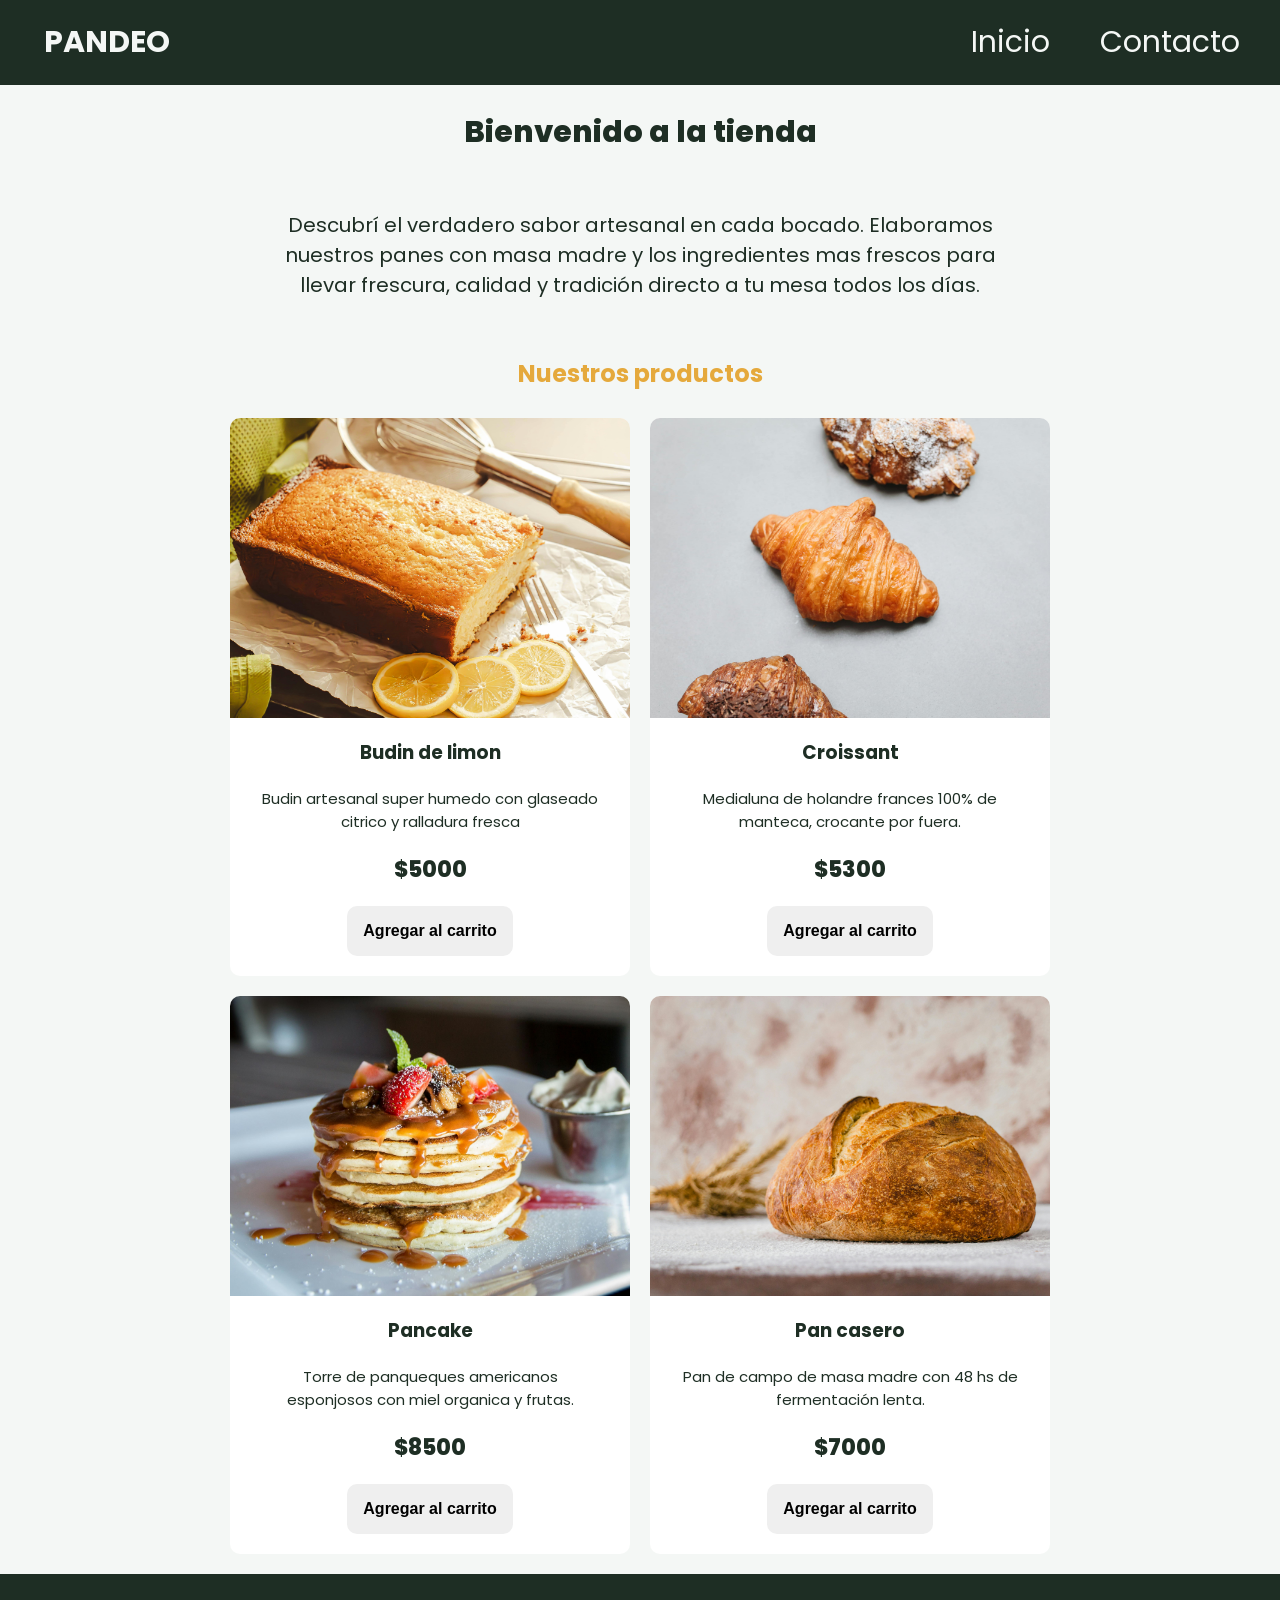
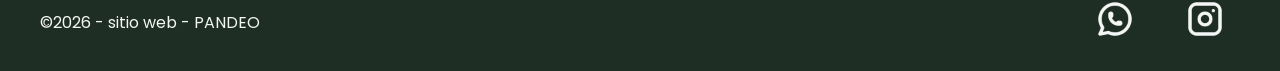
<file: index.html>
<!doctype html>
<html lang="en">
  <head>
    <meta charset="UTF-8" />
    <meta name="viewport" content="width=device-width, initial-scale=1.0" />
    <!--google fonts  -->
    <link
      href="https://fonts.googleapis.com/css2?family=Poppins:ital,wght@0,100;0,400;0,600;0,700;0,800;1,100;1,400;1,600;1,700&display=swap"
      rel="stylesheet"
    />
    <!-- css externo -->
    <link rel="stylesheet" href="./css/styles.css" />
    <title>Tienda</title>
  </head>
  <body>
    <!-- ----------------------------------------------------------------------- -->
    <!--                                 header                                  -->
    <!-- ----------------------------------------------------------------------- -->
    <header>
      <!-- logo -->
      <div class="div-logo">
        <a class="logo" href="./index.html">PANDEO</a>
      </div>

      <!-- navegacion -->
      <nav class="header-nav">
        <ul>
          <li><a href="./index.html">Inicio</a></li>
          <li><a href="./pages/contacto.html">Contacto</a></li>
        </ul>
      </nav>
    </header>

    <!-- ----------------------------------------------------------------------- -->
    <!--                                  main                                   -->
    <!-- ----------------------------------------------------------------------- -->
    <main>
      <section class="inicio">
        <h1>Bienvenido a la tienda</h1>
        <p class="parrafo">
          Descubrí el verdadero sabor artesanal en cada bocado. Elaboramos
          nuestros panes con masa madre y los ingredientes mas frescos para
          llevar frescura, calidad y tradición directo a tu mesa todos los días.
        </p>
      </section>

      <section>
        <h2 class="titulo-productos text-secondary">Nuestros productos</h2>

        <!-- ----------------------- contenedor de tarjetas ------------------------ -->
        <div class="contenedor-tarjetas">
          <!-- articulo 1 -->
          <article class="card">
            <img src="./img/budin.jpg" alt="imagen de budin" width="300" />
            <h3>Budin de limon</h3>
            <p>
              Budin artesanal super humedo con glaseado citrico y ralladura
              fresca
            </p>
            <p class="precio">$5000</p>
            <button type="button" class="btn">Agregar al carrito</button>
          </article>

          <!-- articulo 2 -->
          <article class="card">
            <img
              src="./img/croissant.jpg"
              alt="imagen de croissant"
              width="300"
            />
            <h3>Croissant</h3>
            <p>
              Medialuna de holandre frances 100% de manteca, crocante por fuera.
            </p>
            <p class="precio">$5300</p>
            <button type="button" class="btn">Agregar al carrito</button>
          </article>

          <!-- articulo 3 -->
          <article class="card">
            <img
              src="./img/pancakes.jpg"
              alt="imagen de pancakes"
              width="300"
            />
            <h3>Pancake</h3>
            <p>
              Torre de panqueques americanos esponjosos con miel organica y
              frutas.
            </p>
            <p class="precio">$8500</p>
            <button type="button" class="btn">Agregar al carrito</button>
          </article>

          <!-- articulo 4 -->
          <article class="card">
            <img src="./img/pan.jpg" alt="imagen de pan casero" width="300" />
            <h3>Pan casero</h3>
            <p>Pan de campo de masa madre con 48 hs de fermentación lenta.</p>
            <p class="precio">$7000</p>
            <button type="button" class="btn">Agregar al carrito</button>
          </article>
        </div>
      </section>
    </main>

    <!-- ----------------------------------------------------------------------- -->
    <!--                                 footer                                  -->
    <!-- ----------------------------------------------------------------------- -->
    <footer>
      <p>&copy;2026 - sitio web - PANDEO</p>
      <nav>
        <ul class="footer-list">
          <li><img src="./img/whatsapp.png" alt="logo-whattsapp" /></li>
          <li><img src="./img/instagram.png" alt="logo-instagram" /></li>
        </ul>
      </nav>
    </footer>
  </body>
</html>
</file>
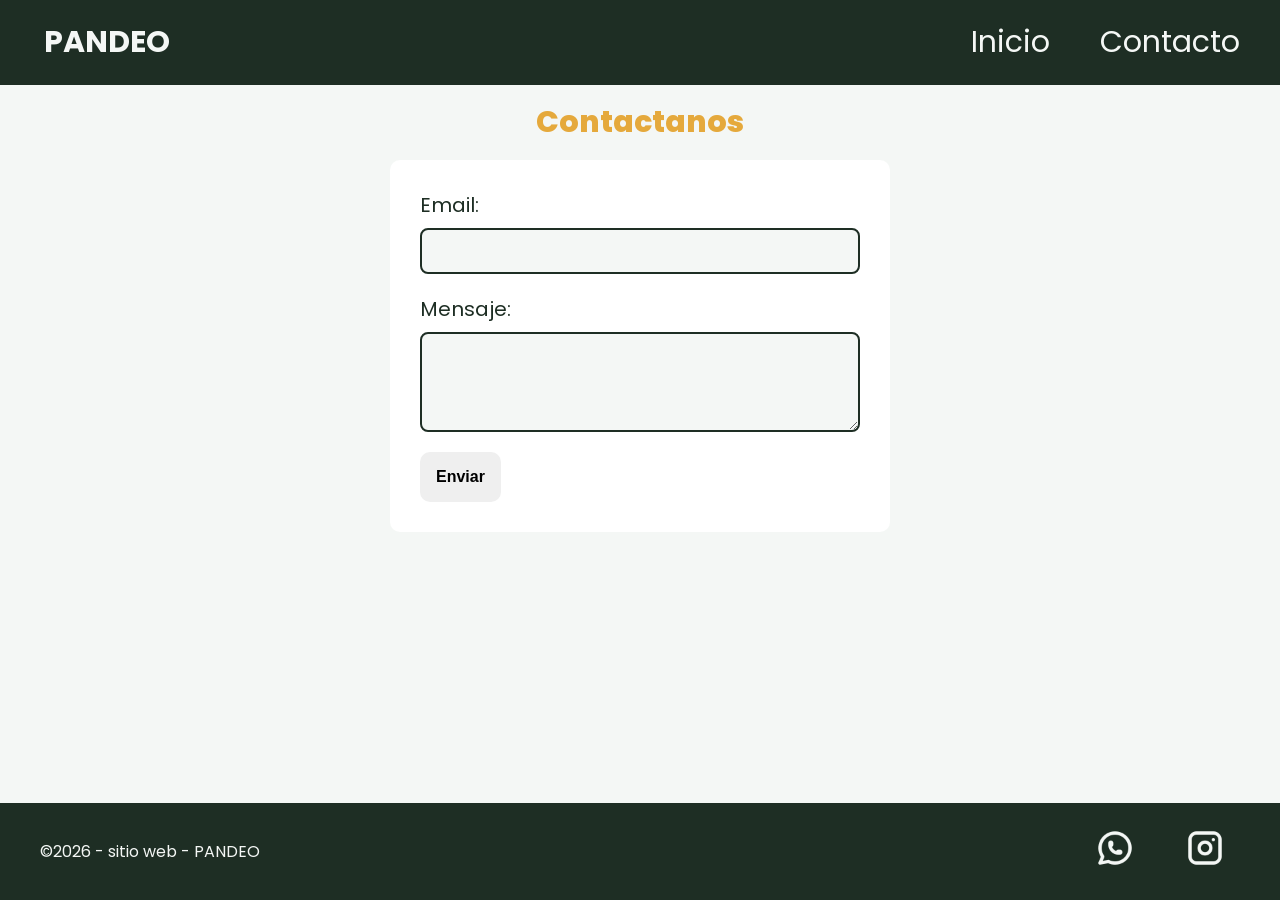
<file: pages/contacto.html>
<!doctype html>
<html lang="en">
  <head>
    <meta charset="UTF-8" />
    <meta name="viewport" content="width=device-width, initial-scale=1.0" />
    <!-- google fonts -->
    <link
      href="https://fonts.googleapis.com/css2?family=Poppins:ital,wght@0,100;0,400;0,600;0,700;0,800;1,100;1,400;1,600;1,700&display=swap"
      rel="stylesheet"
    />
    <!-- link externo css -->
    <link rel="stylesheet" href="../css/styles.css" />
    <title>Contacto</title>
  </head>
  <body>
    <!-- ----------------------------------------------------------------------- -->
    <!--                                 header                                  -->
    <!-- ----------------------------------------------------------------------- -->
    <header>
      <!-- logo -->
      <div class="div-logo">
        <a class="logo" href="../index.html">PANDEO</a>
      </div>

      <!-- navegacion -->
      <nav class="header-nav">
        <ul>
          <li><a href="../index.html">Inicio</a></li>
          <li><a href="./contacto.html">Contacto</a></li>
        </ul>
      </nav>
    </header>

    <!-- ----------------------------------------------------------------------- -->
    <!--                                  main                                   -->
    <!-- ----------------------------------------------------------------------- -->
    <main>
      <section class="contacto">
        <h1 class="titulo-contacto text-secondary">Contactanos</h1>

        <!-- ----------------------------- formulario ------------------------------ -->
        <form action="./respuesta.html" method="get" class="form-contacto">
          <!-- email -->
          <div class="grupo-input">
            <label for="email">Email:</label>
            <input type="email" name="email" id="email" required />
          </div>

          <!-- text area -->
          <div class="grupo-input">
            <label for="mensaje">Mensaje:</label>
            <textarea name="mensaje" id="mensaje" required></textarea>
          </div>

          <!-- button -->
          <button type="submit" class="btn">Enviar</button>
        </form>
      </section>
    </main>

    <!-- ----------------------------------------------------------------------- -->
    <!--                                 footer                                  -->
    <!-- ----------------------------------------------------------------------- -->
    <footer>
      <p>&copy;2026 - sitio web - PANDEO</p>
      <nav>
        <ul class="footer-list">
          <li><img src="../img/whatsapp.png" alt="logo-whattsapp" /></li>
          <li><img src="../img/instagram.png" alt="logo-instagram" /></li>
        </ul>
      </nav>
    </footer>
  </body>
</html>
</file>
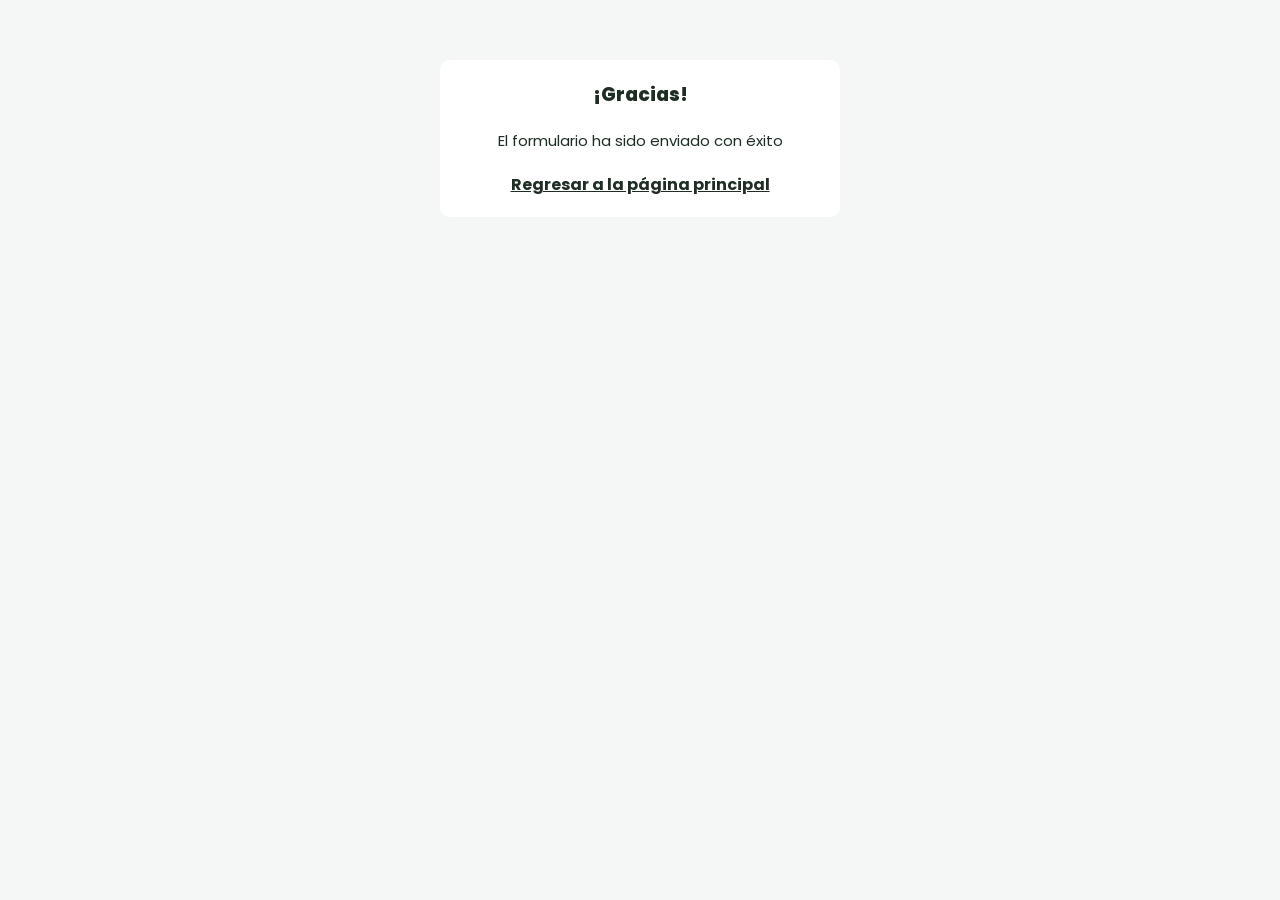
<file: pages/respuesta.html>
<!doctype html>
<html lang="en">
  <head>
    <meta charset="UTF-8" />
    <meta name="viewport" content="width=device-width, initial-scale=1.0" />
    <!-- google fonts -->
    <link
      href="https://fonts.googleapis.com/css2?family=Poppins:ital,wght@0,100;0,400;0,600;0,700;0,800;1,100;1,400;1,600;1,700&display=swap"
      rel="stylesheet"
    />
    <!-- link css externo -->
    <link rel="stylesheet" href="../css/styles.css" />
    <title>Respuesta</title>
  </head>
  <body>
    <main>
      <section class="respuesta">
        <div class="contenedor-tarjetas">
          <!-- tarjeta respuesta -->
          <article class="card">
            <h3>¡Gracias!</h3>
            <p>El formulario ha sido enviado con éxito</p>
            <div class="div-volver">
              <a href="../index.html" class="volver"
                >Regresar a la página principal</a
              >
            </div>
          </article>
        </div>
      </section>
    </main>
  </body>
</html>
</file>
<file: css/styles.css>
/* reset */
* {
  margin: 0;
  padding: 0;
  box-sizing: border-box;
}

html {
  font-size: 62.5%;
}

body {
  color: #1e2e24;
  background-color: #f4f7f5;

  font-family: "Poppins", sans-serif;
  font-size: 1.6rem;

  display: flex;
  flex-direction: column;

  min-height: 100vh;
}

.btn {
  font-size: 1.6rem;
  font-weight: bold;

  padding: 1.6rem;

  border: none;
  border-radius: 1rem;

  cursor: pointer;
}

.btn:hover {
  background-color: #e0b45c;
}

/* --------------------------------- colores -------------------------------- */
.bg-primary {
  background-color: #f4f7f5;
}

.bg-secondary {
  background-color: #e5a93c;
}

.text-link {
  color: #f4f7f5;
}

.text-dark {
  color: #1e2e24;
}

.text-secondary {
  color: #e5a93c;
}

/* -------------------------------------------------------------------------- */
/*                                 HOME - HEADER                                */
/* -------------------------------------------------------------------------- */
header {
  background: #1e2e24;
  color: #f4f7f5;
  width: 100%;

  display: flex;
  justify-content: space-between;
  align-items: center;
}

.div-logo {
  margin-left: 2.4rem;
  font-weight: bold;
}

.logo {
  color: inherit; /* hereda color padre */
  font-size: 3rem;
  text-decoration: none;

  display: inline-block; /* comporta en bloque */
  padding: 2rem;
}

.header-nav {
  margin-right: 2rem;
}

.header-nav ul {
  list-style: none;

  display: flex;
  gap: 1rem;
}

.header-nav a {
  color: inherit;
  font-size: 3rem;
  text-decoration: none;

  display: inline-block;
  padding: 2rem;
}

/* -------------------------------------------------------------------------- */
/*                                  HOME - MAIN                                 */
/* -------------------------------------------------------------------------- */
main {
  /* background: blueviolet; */
  width: 80%;
  margin: auto;
  padding-bottom: 2rem;

  flex: 1; /* toma todo el espacio */

  display: flex;
  flex-direction: column;
  align-items: center;
}

.inicio {
  display: flex;
  justify-content: center;
  align-items: center;
  flex-wrap: wrap; /* acomoda los hijos abajo */
}

.inicio h1 {
  width: 100%;
  text-align: center;
  margin: 3rem 0;

  font-size: 3rem;
  font-weight: 800;
  line-height: 1.15; /* interlineado */
}

.parrafo {
  width: 80%;
  text-align: center;
  font-size: 2rem;
  padding: 3rem;
}

h2 {
  font-size: 2.4rem;
  font-weight: 700;
  line-height: 1.2;

  text-align: center;
  margin: 3rem 0;
}

/* --------------------------- contenedor tarjetas -------------------------- */
.contenedor-tarjetas {
  display: flex;
  justify-content: center;
  gap: 2rem;

  flex-wrap: wrap;
}

.card {
  background-color: #ffffff;
  width: 40rem;
  border-radius: 1rem;
  overflow: hidden;

  display: flex;
  flex-direction: column;
  align-items: center;
  gap: 2rem;
  padding-bottom: 2rem;
}

.card img {
  width: 100%;
  height: 30rem;
  object-fit: cover; /* redimensiona la imagen rellenar su contenedor sin deformarse */
}

.card p {
  width: 85%;
  text-align: center;
  font-size: 1.5rem;
}

.card .precio {
  font-weight: 800;
  font-size: 2.2rem;

  color: #1e2e24;
  padding: 0;
}

/* -------------------------------------------------------------------------- */
/*                                HOME - FOOTER                               */
/* -------------------------------------------------------------------------- */
footer {
  color: #f4f7f5;
  background: #1e2e24;
  width: 100%;

  padding: 1rem 4rem;

  display: flex;
  justify-content: space-between;
  align-items: center;
}

footer .footer-list {
  list-style: none;

  display: flex;
  gap: 2rem;
}

.footer-list li {
  padding: 1rem;
}

.footer-list img {
  width: 5rem;
  padding: 0.5rem;
}

/* -------------------------------------------------------------------------- */
/*                               PAGINA CONTACTO                              */
/* -------------------------------------------------------------------------- */
.contacto {
  /* background-color: rgb(143, 179, 179); */
  width: 100%;

  display: flex;
  flex-direction: column;
  align-items: center;
}

.titulo-contacto {
  font-size: 3rem;
  font-weight: 800;

  line-height: 1.15;
  margin: 2rem 0;
}

/* ------------------------------- formulario ------------------------------- */
.form-contacto {
  background-color: #ffffff;
  color: #1e2e24;

  width: 100%;
  max-width: 50rem;

  font-size: 2rem;
  padding: 3rem;
  border-radius: 1rem;
}

.grupo-input {
  margin-bottom: 2rem;

  display: flex;
  flex-direction: column;
  gap: 0.8rem;
}

.grupo-input input,
.grupo-input textarea {
  color: #1e2e24;
  background-color: #f4f7f5;

  width: 100%;
  font-size: 1.6rem;
  padding: 1.2rem;

  border: 2px solid #1e2e24;
  border-radius: 0.8rem;

  outline: none;
}

.grupo-input textarea {
  min-height: 10rem;
  resize: vertical; /* usario cambie tamaño area*/
}

/* -------------------------------------------------------------------------- */
/*                              PAGINA RESPUESTA                              */
/* -------------------------------------------------------------------------- */
.respuesta {
  margin: 6rem 0;
}

.respuesta .card {
  padding: 2rem;
}

.respuesta .card h3 {
  color: inherit;
  font-weight: 800;
}

.respuesta .card p {
  color: inherit;
}

.div-volver a {
  color: #1e2e24;
  text-decoration: underline;

  font-weight: bold;
  font-size: 1.6;
}

/* -------------------------------------------------------------------------- */
/*                                MEDIA QUERIES                               */
/* -------------------------------------------------------------------------- */
/* ------------------ tABLETAS (pantallas de 768px o menos) ----------------- */
@media (max-width: 768px) {
  header,
  footer {
    flex-direction: column;
    align-items: center;
    gap: 1.5rem;
    padding: 2rem;
  }

  .header-nav,
  .div-logo {
    margin: 0;
  }

  .header-nav ul {
    gap: 1rem;
  }

  main {
    width: 90%;
  }
}

/* ----------------- CELULARES (pantallas de 480px o menos) ----------------- */
@media (max-width: 480px) {
  .logo,
  .header-nav a {
    font-size: 2.6rem;
    padding: 1rem;
  }

  .inicio h1 {
    font-size: 2.6rem;
  }

  .parrafo {
    width: 100%;
    font-size: 1.6rem;
  }

  .card {
    width: 100;
  }
}
</file>
